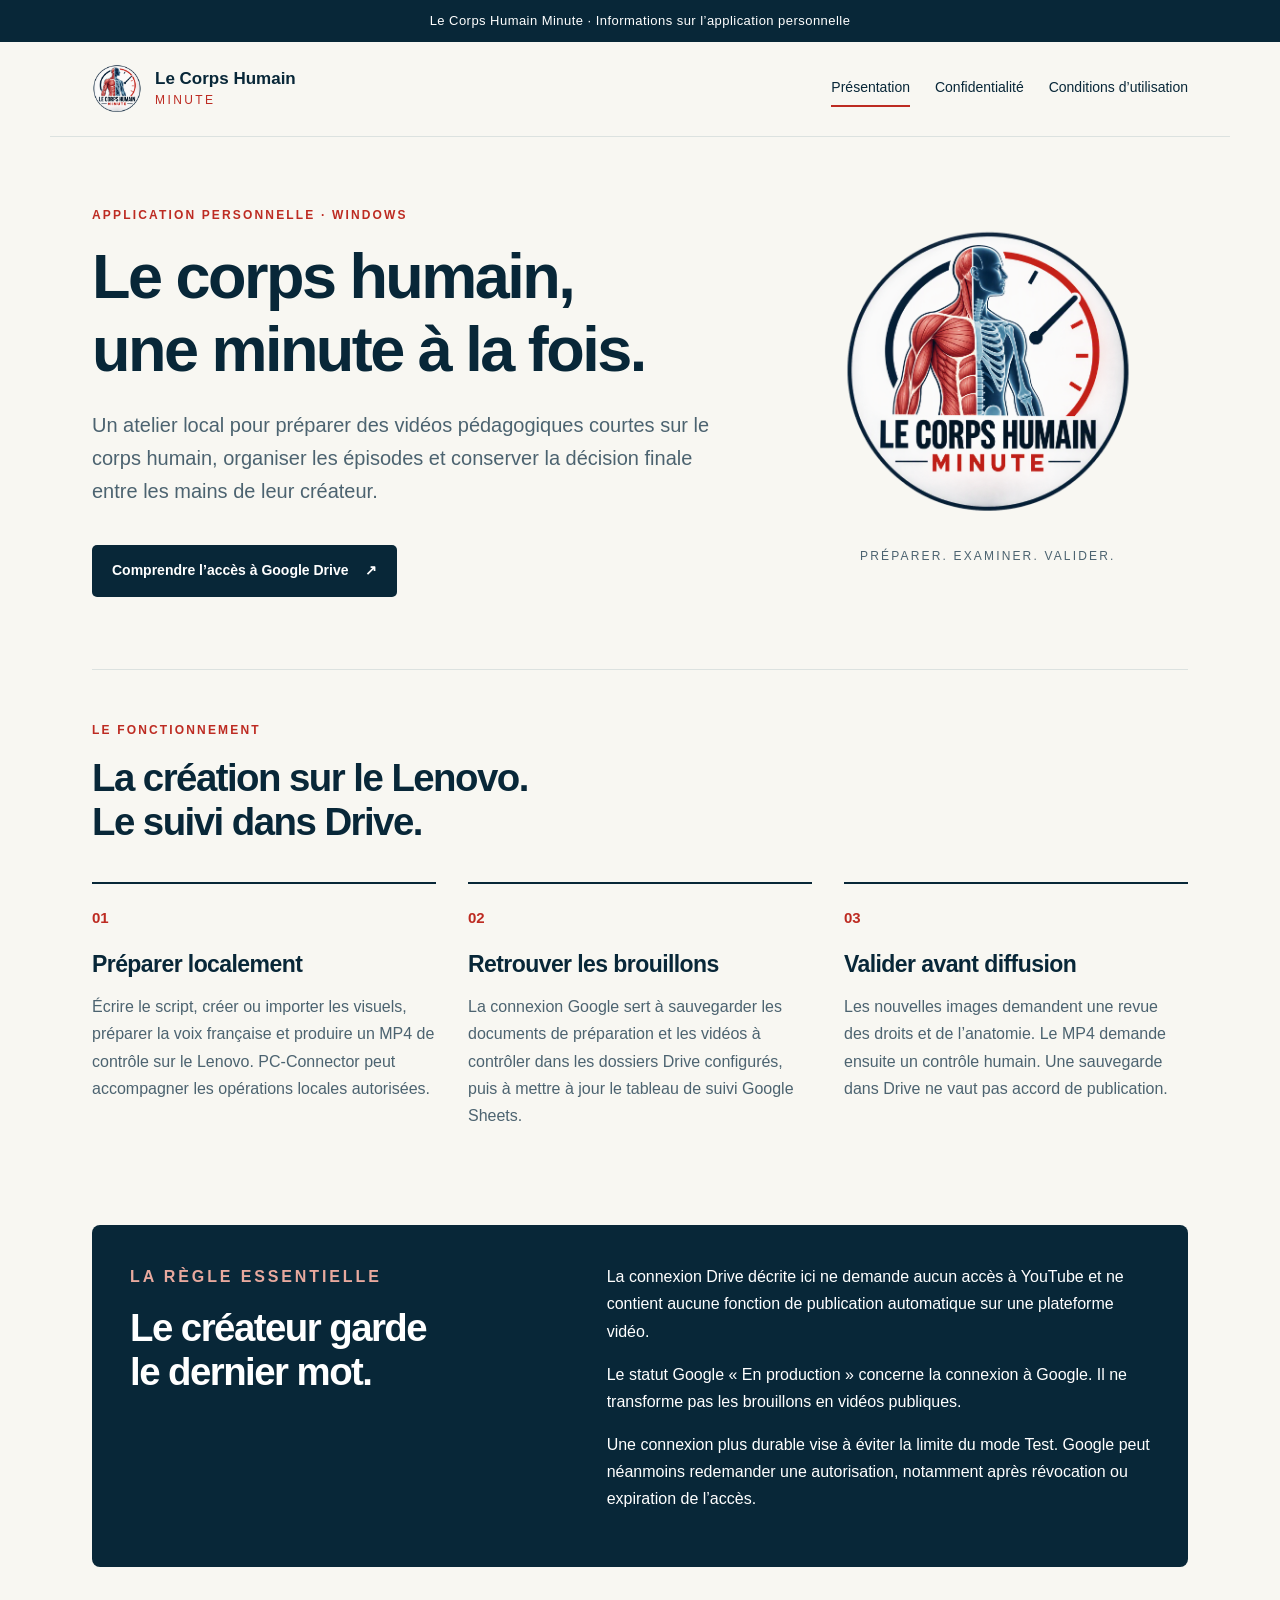
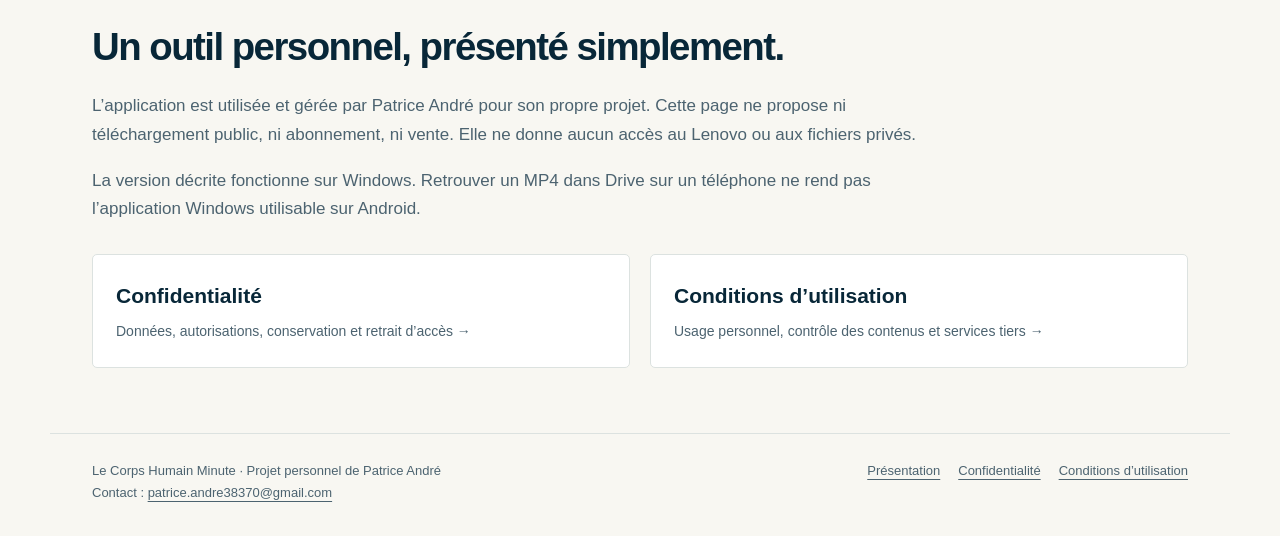
<file: index.html>
<!doctype html><html lang="fr"><head><meta charset="utf-8"><meta name="viewport" content="width=device-width,initial-scale=1"><meta name="robots" content="noindex,nofollow"><meta name="description" content="Présentation de l’application personnelle Le Corps Humain Minute."><title>Présentation — Le Corps Humain Minute</title><link rel="stylesheet" href="assets/style.css"><link rel="canonical" href="https://patoche38370.github.io/"></head><body><a class="skip" href="#contenu">Aller au contenu</a><div class="draft">Le Corps Humain Minute · Informations sur l’application personnelle</div><header class="site-header"><a class="brand" href="index.html"><img src="assets/logo.png" alt="" width="50" height="50"><span><b>Le Corps Humain</b><small>Minute</small></span></a><nav class="main-nav" aria-label="Navigation principale"><a href="index.html" aria-current="page">Présentation</a><a href="confidentialite.html">Confidentialité</a><a href="conditions.html">Conditions d’utilisation</a></nav></header><main id="contenu">
<section class="hero"><div><p class="eyebrow">Application personnelle · Windows</p>
<h1>Le corps humain,<br>une minute à la fois.</h1>
<p class="lead">Un atelier local pour préparer des vidéos pédagogiques courtes sur le corps humain, organiser les épisodes et conserver la décision finale entre les mains de leur créateur.</p>
<a class="button" href="confidentialite.html">Comprendre l’accès à Google Drive <span aria-hidden="true">↗</span></a>
</div><div class="hero-mark"><img src="assets/logo.png" alt="Logo Le Corps Humain Minute : silhouette anatomique et horloge" width="300" height="300"><p>Préparer. Examiner. Valider.</p></div></section>
<section class="intro"><p class="eyebrow">Le fonctionnement</p><h2>La création sur le Lenovo.<br>Le suivi dans Drive.</h2>
<div class="steps"><article><span class="number">01</span><h3>Préparer localement</h3><p>Écrire le script, créer ou importer les visuels, préparer la voix française et produire un MP4 de contrôle sur le Lenovo. PC-Connector peut accompagner les opérations locales autorisées.</p></article>
<article><span class="number">02</span><h3>Retrouver les brouillons</h3><p>La connexion Google sert à sauvegarder les documents de préparation et les vidéos à contrôler dans les dossiers Drive configurés, puis à mettre à jour le tableau de suivi Google Sheets.</p></article>
<article><span class="number">03</span><h3>Valider avant diffusion</h3><p>Les nouvelles images demandent une revue des droits et de l’anatomie. Le MP4 demande ensuite un contrôle humain. Une sauvegarde dans Drive ne vaut pas accord de publication.</p></article></div></section>
<section class="assurance"><div><p class="eyebrow">La règle essentielle</p><h2>Le créateur garde<br>le dernier mot.</h2></div><div><p>La connexion Drive décrite ici ne demande aucun accès à YouTube et ne contient aucune fonction de publication automatique sur une plateforme vidéo.</p><p>Le statut Google « En production » concerne la connexion à Google. Il ne transforme pas les brouillons en vidéos publiques.</p><p>Une connexion plus durable vise à éviter la limite du mode Test. Google peut néanmoins redemander une autorisation, notamment après révocation ou expiration de l’accès.</p></div></section>
<section class="practical"><h2>Un outil personnel, présenté simplement.</h2><p>L’application est utilisée et gérée par Patrice André pour son propre projet. Cette page ne propose ni téléchargement public, ni abonnement, ni vente. Elle ne donne aucun accès au Lenovo ou aux fichiers privés.</p><p>La version décrite fonctionne sur Windows. Retrouver un MP4 dans Drive sur un téléphone ne rend pas l’application Windows utilisable sur Android.</p><div class="page-links"><a href="confidentialite.html"><strong>Confidentialité</strong><span>Données, autorisations, conservation et retrait d’accès →</span></a><a href="conditions.html"><strong>Conditions d’utilisation</strong><span>Usage personnel, contrôle des contenus et services tiers →</span></a></div></section>
</main><footer><div><p>Le Corps Humain Minute · Projet personnel de Patrice André</p><p>Contact : <a href="mailto:patrice.andre38370@gmail.com">patrice.andre38370@gmail.com</a></p></div><nav aria-label="Liens de bas de page"><a href="index.html" aria-current="page">Présentation</a><a href="confidentialite.html">Confidentialité</a><a href="conditions.html">Conditions d’utilisation</a></nav></footer></body></html>
</file>
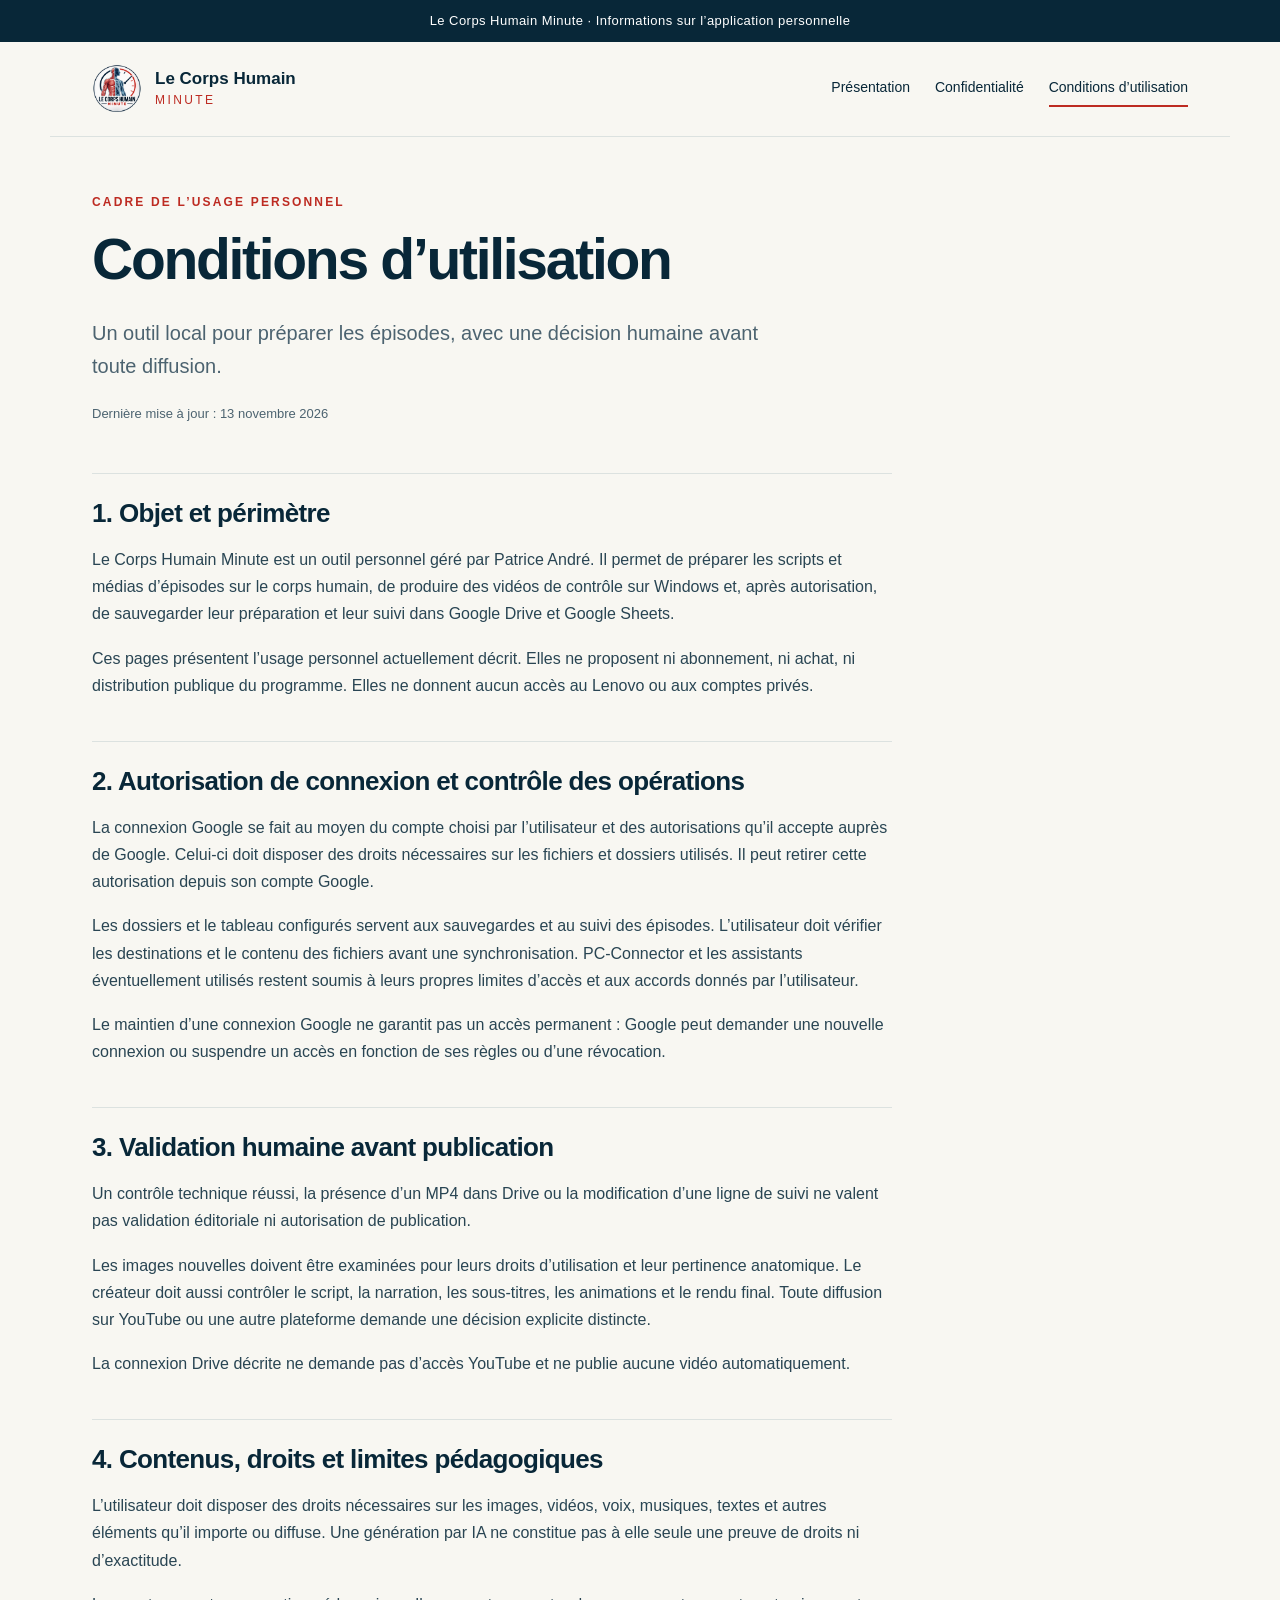
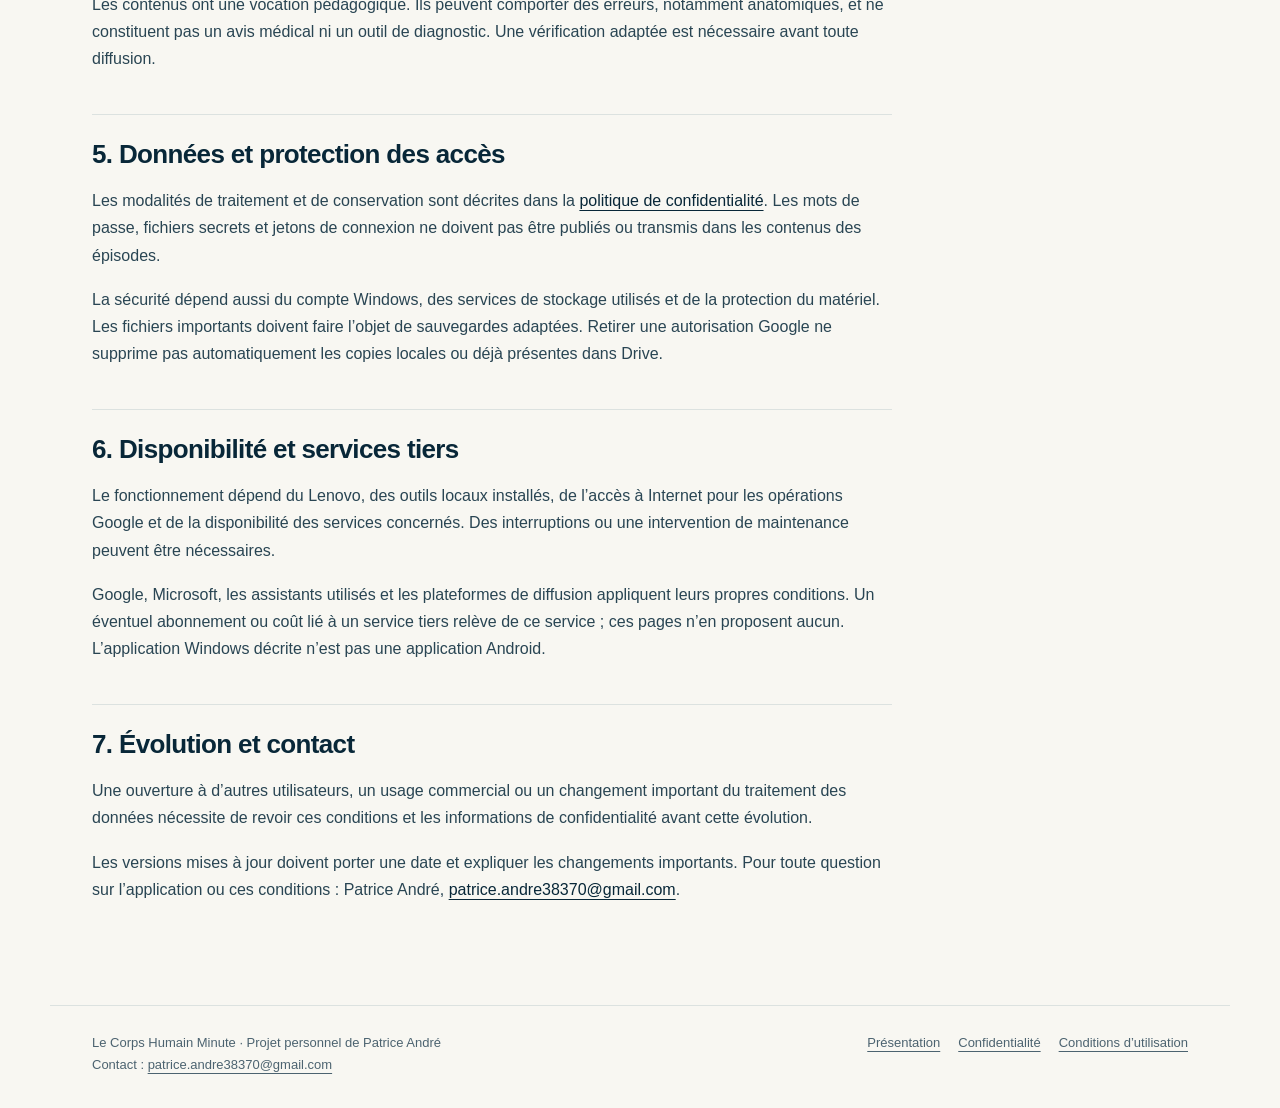
<file: conditions.html>
<!doctype html><html lang="fr"><head><meta charset="utf-8"><meta name="viewport" content="width=device-width,initial-scale=1"><meta name="robots" content="noindex,nofollow"><meta name="description" content="Conditions d’utilisation de l’application personnelle Le Corps Humain Minute."><title>Conditions d’utilisation — Le Corps Humain Minute</title><link rel="stylesheet" href="assets/style.css"><link rel="canonical" href="https://patoche38370.github.io/conditions.html"></head><body><a class="skip" href="#contenu">Aller au contenu</a><div class="draft">Le Corps Humain Minute · Informations sur l’application personnelle</div><header class="site-header"><a class="brand" href="index.html"><img src="assets/logo.png" alt="" width="50" height="50"><span><b>Le Corps Humain</b><small>Minute</small></span></a><nav class="main-nav" aria-label="Navigation principale"><a href="index.html">Présentation</a><a href="confidentialite.html">Confidentialité</a><a href="conditions.html" aria-current="page">Conditions d’utilisation</a></nav></header><main id="contenu">
<header class="document-heading"><p class="eyebrow">Cadre de l’usage personnel</p><h1>Conditions d’utilisation</h1><p class="lead">Un outil local pour préparer les épisodes, avec une décision humaine avant toute diffusion.</p><p class="revision">Dernière mise à jour : 13 novembre 2026</p></header>
<article class="prose terms">
<section><h2>1. Objet et périmètre</h2><p>Le Corps Humain Minute est un outil personnel géré par Patrice André. Il permet de préparer les scripts et médias d’épisodes sur le corps humain, de produire des vidéos de contrôle sur Windows et, après autorisation, de sauvegarder leur préparation et leur suivi dans Google Drive et Google Sheets.</p><p>Ces pages présentent l’usage personnel actuellement décrit. Elles ne proposent ni abonnement, ni achat, ni distribution publique du programme. Elles ne donnent aucun accès au Lenovo ou aux comptes privés.</p></section>
<section><h2>2. Autorisation de connexion et contrôle des opérations</h2><p>La connexion Google se fait au moyen du compte choisi par l’utilisateur et des autorisations qu’il accepte auprès de Google. Celui-ci doit disposer des droits nécessaires sur les fichiers et dossiers utilisés. Il peut retirer cette autorisation depuis son compte Google.</p><p>Les dossiers et le tableau configurés servent aux sauvegardes et au suivi des épisodes. L’utilisateur doit vérifier les destinations et le contenu des fichiers avant une synchronisation. PC-Connector et les assistants éventuellement utilisés restent soumis à leurs propres limites d’accès et aux accords donnés par l’utilisateur.</p><p>Le maintien d’une connexion Google ne garantit pas un accès permanent : Google peut demander une nouvelle connexion ou suspendre un accès en fonction de ses règles ou d’une révocation.</p></section>
<section><h2>3. Validation humaine avant publication</h2><p>Un contrôle technique réussi, la présence d’un MP4 dans Drive ou la modification d’une ligne de suivi ne valent pas validation éditoriale ni autorisation de publication.</p><p>Les images nouvelles doivent être examinées pour leurs droits d’utilisation et leur pertinence anatomique. Le créateur doit aussi contrôler le script, la narration, les sous-titres, les animations et le rendu final. Toute diffusion sur YouTube ou une autre plateforme demande une décision explicite distincte.</p><p>La connexion Drive décrite ne demande pas d’accès YouTube et ne publie aucune vidéo automatiquement.</p></section>
<section><h2>4. Contenus, droits et limites pédagogiques</h2><p>L’utilisateur doit disposer des droits nécessaires sur les images, vidéos, voix, musiques, textes et autres éléments qu’il importe ou diffuse. Une génération par IA ne constitue pas à elle seule une preuve de droits ni d’exactitude.</p><p>Les contenus ont une vocation pédagogique. Ils peuvent comporter des erreurs, notamment anatomiques, et ne constituent pas un avis médical ni un outil de diagnostic. Une vérification adaptée est nécessaire avant toute diffusion.</p></section>
<section><h2>5. Données et protection des accès</h2><p>Les modalités de traitement et de conservation sont décrites dans la <a href="confidentialite.html">politique de confidentialité</a>. Les mots de passe, fichiers secrets et jetons de connexion ne doivent pas être publiés ou transmis dans les contenus des épisodes.</p><p>La sécurité dépend aussi du compte Windows, des services de stockage utilisés et de la protection du matériel. Les fichiers importants doivent faire l’objet de sauvegardes adaptées. Retirer une autorisation Google ne supprime pas automatiquement les copies locales ou déjà présentes dans Drive.</p></section>
<section><h2>6. Disponibilité et services tiers</h2><p>Le fonctionnement dépend du Lenovo, des outils locaux installés, de l’accès à Internet pour les opérations Google et de la disponibilité des services concernés. Des interruptions ou une intervention de maintenance peuvent être nécessaires.</p><p>Google, Microsoft, les assistants utilisés et les plateformes de diffusion appliquent leurs propres conditions. Un éventuel abonnement ou coût lié à un service tiers relève de ce service ; ces pages n’en proposent aucun. L’application Windows décrite n’est pas une application Android.</p></section>
<section><h2>7. Évolution et contact</h2><p>Une ouverture à d’autres utilisateurs, un usage commercial ou un changement important du traitement des données nécessite de revoir ces conditions et les informations de confidentialité avant cette évolution.</p><p>Les versions mises à jour doivent porter une date et expliquer les changements importants. Pour toute question sur l’application ou ces conditions : Patrice André, <a href="mailto:patrice.andre38370@gmail.com">patrice.andre38370@gmail.com</a>.</p></section>
</article>
</main><footer><div><p>Le Corps Humain Minute · Projet personnel de Patrice André</p><p>Contact : <a href="mailto:patrice.andre38370@gmail.com">patrice.andre38370@gmail.com</a></p></div><nav aria-label="Liens de bas de page"><a href="index.html">Présentation</a><a href="confidentialite.html">Confidentialité</a><a href="conditions.html" aria-current="page">Conditions d’utilisation</a></nav></footer></body></html>
</file>
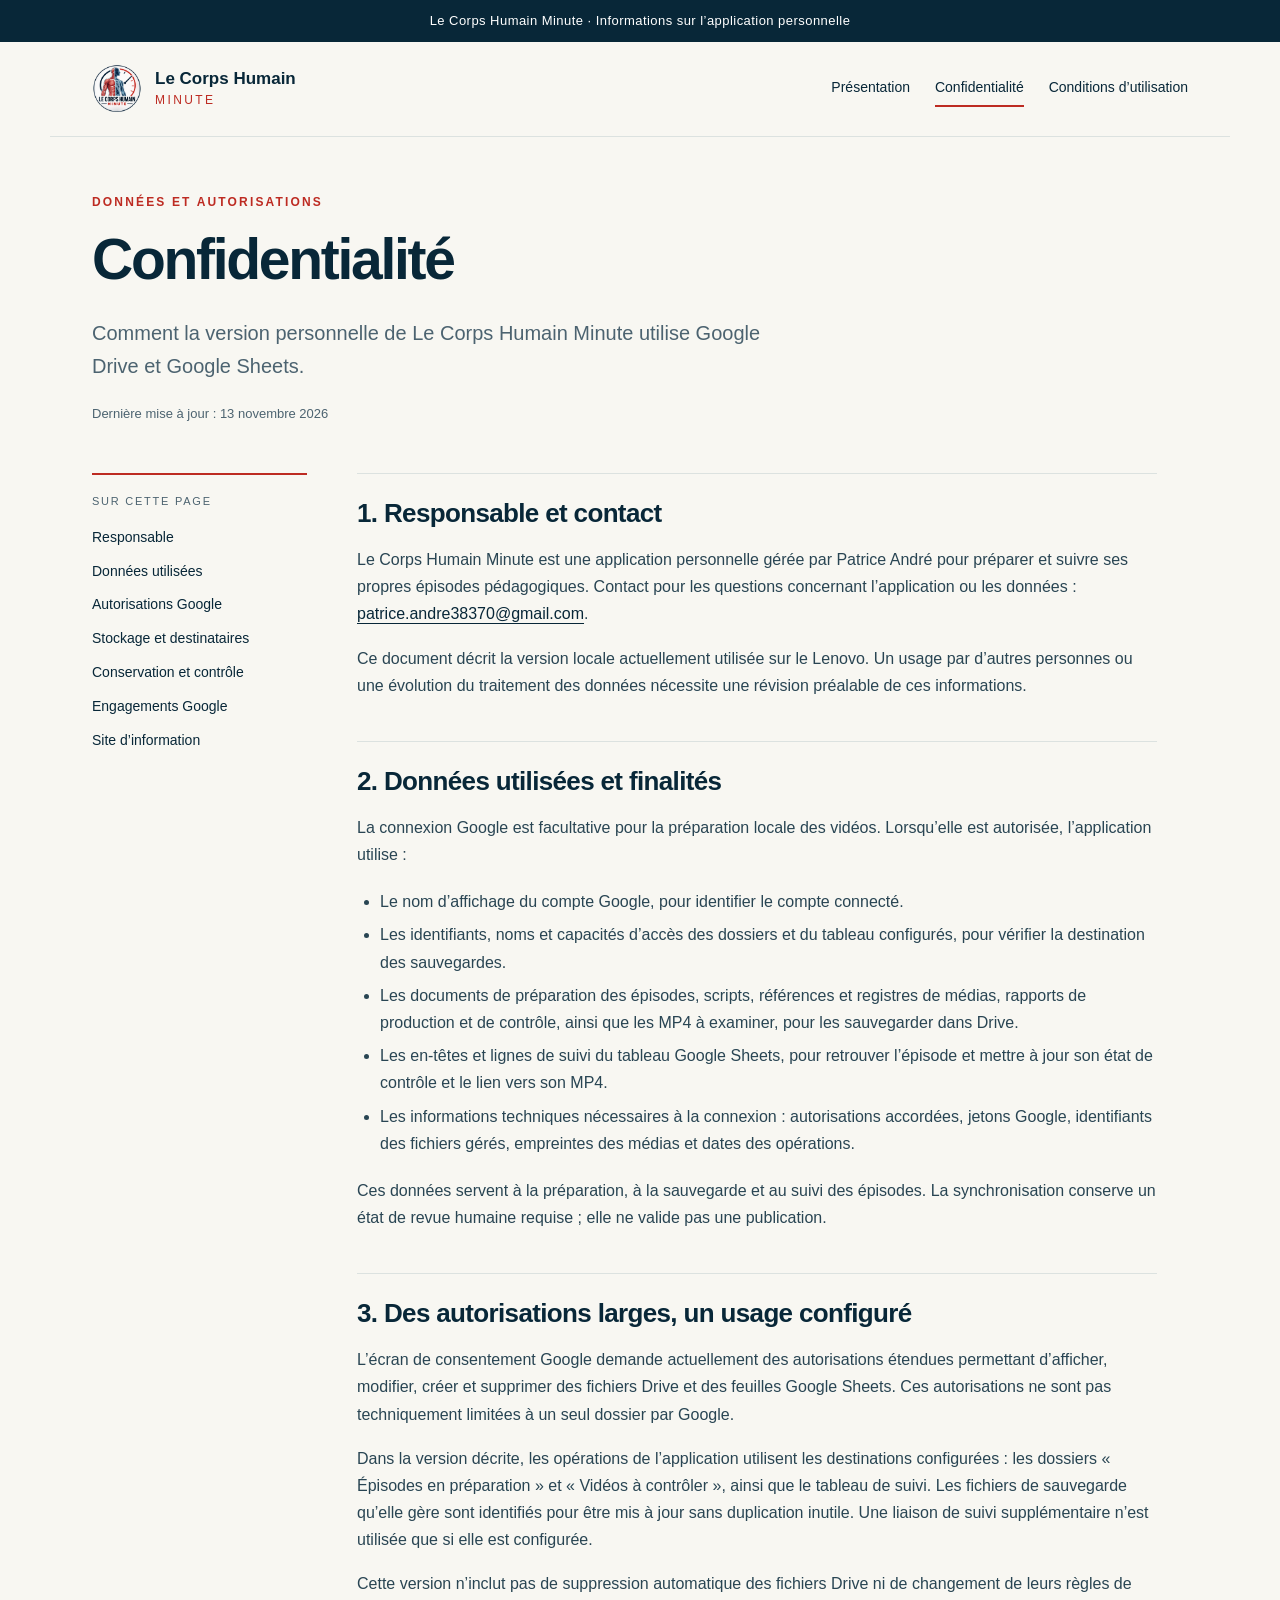
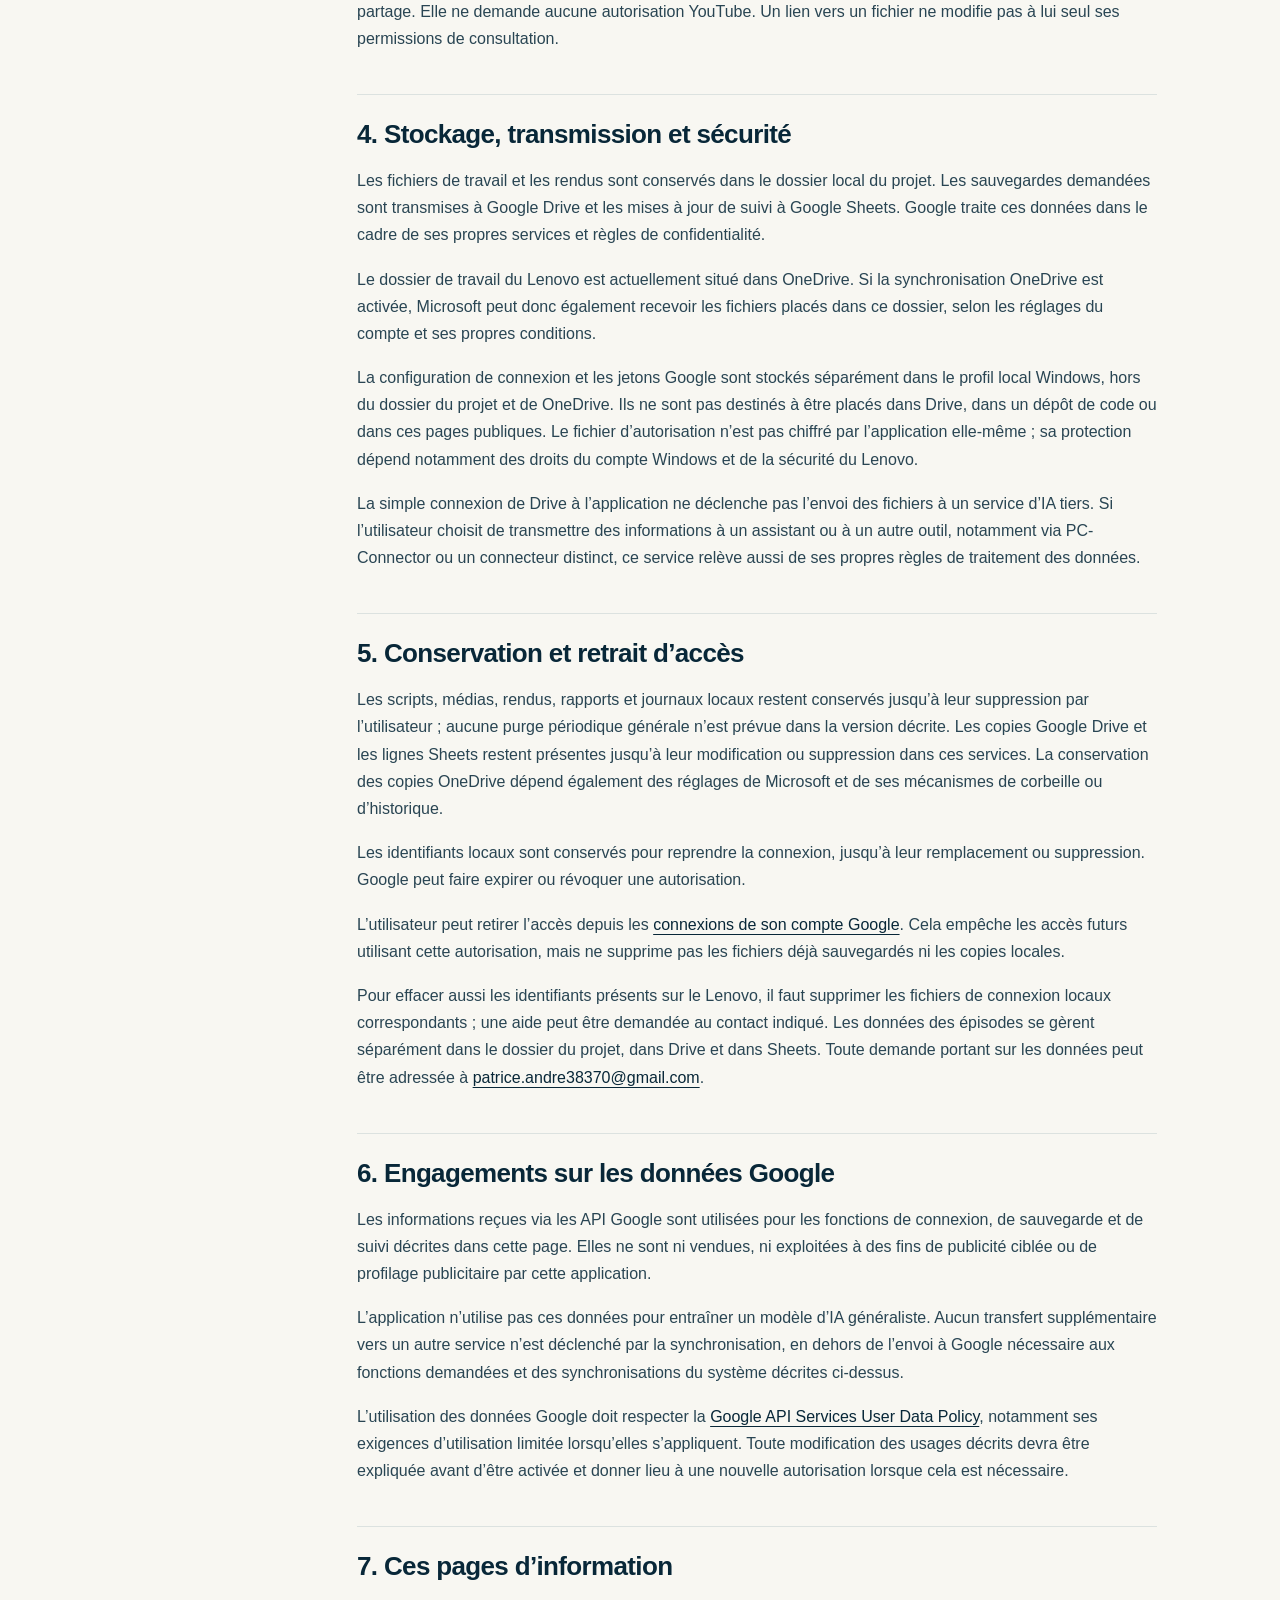
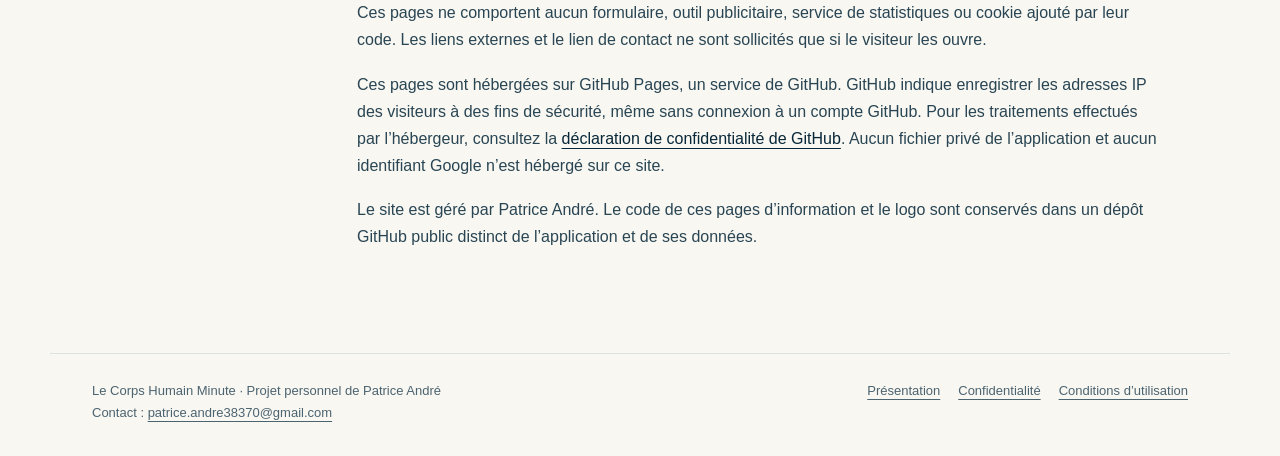
<file: confidentialite.html>
<!doctype html><html lang="fr"><head><meta charset="utf-8"><meta name="viewport" content="width=device-width,initial-scale=1"><meta name="robots" content="noindex,nofollow"><meta name="description" content="Confidentialité de l’application personnelle Le Corps Humain Minute."><title>Confidentialité — Le Corps Humain Minute</title><link rel="stylesheet" href="assets/style.css"><link rel="canonical" href="https://patoche38370.github.io/confidentialite.html"></head><body><a class="skip" href="#contenu">Aller au contenu</a><div class="draft">Le Corps Humain Minute · Informations sur l’application personnelle</div><header class="site-header"><a class="brand" href="index.html"><img src="assets/logo.png" alt="" width="50" height="50"><span><b>Le Corps Humain</b><small>Minute</small></span></a><nav class="main-nav" aria-label="Navigation principale"><a href="index.html">Présentation</a><a href="confidentialite.html" aria-current="page">Confidentialité</a><a href="conditions.html">Conditions d’utilisation</a></nav></header><main id="contenu">
<header class="document-heading"><p class="eyebrow">Données et autorisations</p><h1>Confidentialité</h1><p class="lead">Comment la version personnelle de Le Corps Humain Minute utilise Google Drive et Google Sheets.</p><p class="revision">Dernière mise à jour : 13 novembre 2026</p></header>
<div class="document-layout"><nav class="contents" aria-label="Sommaire de confidentialité"><span>Sur cette page</span><a href="#responsable">Responsable</a><a href="#donnees">Données utilisées</a><a href="#acces">Autorisations Google</a><a href="#stockage">Stockage et destinataires</a><a href="#conservation">Conservation et contrôle</a><a href="#google">Engagements Google</a><a href="#site">Site d’information</a></nav><article class="prose">
<section id="responsable"><h2>1. Responsable et contact</h2><p>Le Corps Humain Minute est une application personnelle gérée par Patrice André pour préparer et suivre ses propres épisodes pédagogiques. Contact pour les questions concernant l’application ou les données : <a href="mailto:patrice.andre38370@gmail.com">patrice.andre38370@gmail.com</a>.</p><p>Ce document décrit la version locale actuellement utilisée sur le Lenovo. Un usage par d’autres personnes ou une évolution du traitement des données nécessite une révision préalable de ces informations.</p></section>
<section id="donnees"><h2>2. Données utilisées et finalités</h2><p>La connexion Google est facultative pour la préparation locale des vidéos. Lorsqu’elle est autorisée, l’application utilise :</p><ul><li>Le nom d’affichage du compte Google, pour identifier le compte connecté.</li><li>Les identifiants, noms et capacités d’accès des dossiers et du tableau configurés, pour vérifier la destination des sauvegardes.</li><li>Les documents de préparation des épisodes, scripts, références et registres de médias, rapports de production et de contrôle, ainsi que les MP4 à examiner, pour les sauvegarder dans Drive.</li><li>Les en-têtes et lignes de suivi du tableau Google Sheets, pour retrouver l’épisode et mettre à jour son état de contrôle et le lien vers son MP4.</li><li>Les informations techniques nécessaires à la connexion : autorisations accordées, jetons Google, identifiants des fichiers gérés, empreintes des médias et dates des opérations.</li></ul><p>Ces données servent à la préparation, à la sauvegarde et au suivi des épisodes. La synchronisation conserve un état de revue humaine requise ; elle ne valide pas une publication.</p></section>
<section id="acces"><h2>3. Des autorisations larges, un usage configuré</h2><p>L’écran de consentement Google demande actuellement des autorisations étendues permettant d’afficher, modifier, créer et supprimer des fichiers Drive et des feuilles Google Sheets. Ces autorisations ne sont pas techniquement limitées à un seul dossier par Google.</p><p>Dans la version décrite, les opérations de l’application utilisent les destinations configurées : les dossiers « Épisodes en préparation » et « Vidéos à contrôler », ainsi que le tableau de suivi. Les fichiers de sauvegarde qu’elle gère sont identifiés pour être mis à jour sans duplication inutile. Une liaison de suivi supplémentaire n’est utilisée que si elle est configurée.</p><p>Cette version n’inclut pas de suppression automatique des fichiers Drive ni de changement de leurs règles de partage. Elle ne demande aucune autorisation YouTube. Un lien vers un fichier ne modifie pas à lui seul ses permissions de consultation.</p></section>
<section id="stockage"><h2>4. Stockage, transmission et sécurité</h2><p>Les fichiers de travail et les rendus sont conservés dans le dossier local du projet. Les sauvegardes demandées sont transmises à Google Drive et les mises à jour de suivi à Google Sheets. Google traite ces données dans le cadre de ses propres services et règles de confidentialité.</p><p>Le dossier de travail du Lenovo est actuellement situé dans OneDrive. Si la synchronisation OneDrive est activée, Microsoft peut donc également recevoir les fichiers placés dans ce dossier, selon les réglages du compte et ses propres conditions.</p><p>La configuration de connexion et les jetons Google sont stockés séparément dans le profil local Windows, hors du dossier du projet et de OneDrive. Ils ne sont pas destinés à être placés dans Drive, dans un dépôt de code ou dans ces pages publiques. Le fichier d’autorisation n’est pas chiffré par l’application elle-même ; sa protection dépend notamment des droits du compte Windows et de la sécurité du Lenovo.</p><p>La simple connexion de Drive à l’application ne déclenche pas l’envoi des fichiers à un service d’IA tiers. Si l’utilisateur choisit de transmettre des informations à un assistant ou à un autre outil, notamment via PC-Connector ou un connecteur distinct, ce service relève aussi de ses propres règles de traitement des données.</p></section>
<section id="conservation"><h2>5. Conservation et retrait d’accès</h2><p>Les scripts, médias, rendus, rapports et journaux locaux restent conservés jusqu’à leur suppression par l’utilisateur ; aucune purge périodique générale n’est prévue dans la version décrite. Les copies Google Drive et les lignes Sheets restent présentes jusqu’à leur modification ou suppression dans ces services. La conservation des copies OneDrive dépend également des réglages de Microsoft et de ses mécanismes de corbeille ou d’historique.</p><p>Les identifiants locaux sont conservés pour reprendre la connexion, jusqu’à leur remplacement ou suppression. Google peut faire expirer ou révoquer une autorisation.</p><p>L’utilisateur peut retirer l’accès depuis les <a href="https://myaccount.google.com/connections" rel="noreferrer">connexions de son compte Google</a>. Cela empêche les accès futurs utilisant cette autorisation, mais ne supprime pas les fichiers déjà sauvegardés ni les copies locales.</p><p>Pour effacer aussi les identifiants présents sur le Lenovo, il faut supprimer les fichiers de connexion locaux correspondants ; une aide peut être demandée au contact indiqué. Les données des épisodes se gèrent séparément dans le dossier du projet, dans Drive et dans Sheets. Toute demande portant sur les données peut être adressée à <a href="mailto:patrice.andre38370@gmail.com">patrice.andre38370@gmail.com</a>.</p></section>
<section id="google"><h2>6. Engagements sur les données Google</h2><p>Les informations reçues via les API Google sont utilisées pour les fonctions de connexion, de sauvegarde et de suivi décrites dans cette page. Elles ne sont ni vendues, ni exploitées à des fins de publicité ciblée ou de profilage publicitaire par cette application.</p><p>L’application n’utilise pas ces données pour entraîner un modèle d’IA généraliste. Aucun transfert supplémentaire vers un autre service n’est déclenché par la synchronisation, en dehors de l’envoi à Google nécessaire aux fonctions demandées et des synchronisations du système décrites ci-dessus.</p><p>L’utilisation des données Google doit respecter la <a href="https://developers.google.com/terms/api-services-user-data-policy" rel="noreferrer">Google API Services User Data Policy</a>, notamment ses exigences d’utilisation limitée lorsqu’elles s’appliquent. Toute modification des usages décrits devra être expliquée avant d’être activée et donner lieu à une nouvelle autorisation lorsque cela est nécessaire.</p></section>
<section id="site"><h2>7. Ces pages d’information</h2><p>Ces pages ne comportent aucun formulaire, outil publicitaire, service de statistiques ou cookie ajouté par leur code. Les liens externes et le lien de contact ne sont sollicités que si le visiteur les ouvre.</p><p>Ces pages sont hébergées sur GitHub Pages, un service de GitHub. GitHub indique enregistrer les adresses IP des visiteurs à des fins de sécurité, même sans connexion à un compte GitHub. Pour les traitements effectués par l’hébergeur, consultez la <a href="https://docs.github.com/en/site-policy/privacy-policies/github-general-privacy-statement" rel="noreferrer">déclaration de confidentialité de GitHub</a>. Aucun fichier privé de l’application et aucun identifiant Google n’est hébergé sur ce site.</p><p>Le site est géré par Patrice André. Le code de ces pages d’information et le logo sont conservés dans un dépôt GitHub public distinct de l’application et de ses données.</p></section>
</article></div>
</main><footer><div><p>Le Corps Humain Minute · Projet personnel de Patrice André</p><p>Contact : <a href="mailto:patrice.andre38370@gmail.com">patrice.andre38370@gmail.com</a></p></div><nav aria-label="Liens de bas de page"><a href="index.html">Présentation</a><a href="confidentialite.html" aria-current="page">Confidentialité</a><a href="conditions.html">Conditions d’utilisation</a></nav></footer></body></html>
</file>
<file: assets/style.css>
:root{--ink:#082738;--muted:#4c6370;--paper:#f8f7f2;--white:#fff;--red:#bd2b22;--line:#dce2e0;--sand:#f1eadb}*{box-sizing:border-box}html{scroll-behavior:smooth;scroll-padding-top:30px}body{margin:0;background:var(--paper);color:var(--ink);font-family:Segoe UI,Arial,sans-serif;font-size:17px;line-height:1.7}a{color:var(--ink);text-underline-offset:4px}a:hover{color:var(--red)}a:focus-visible,summary:focus-visible{outline:3px solid var(--red);outline-offset:5px}.draft{padding:10px 24px;background:var(--ink);color:white;text-align:center;font-size:13px;letter-spacing:.035em}.draft strong{color:#ffd8bd;font-weight:600}.site-header,main,footer{max-width:1180px;margin:auto;padding-left:42px;padding-right:42px}.site-header{display:flex;align-items:center;justify-content:space-between;gap:24px;padding-top:22px;padding-bottom:22px;border-bottom:1px solid var(--line)}.brand{display:flex;align-items:center;gap:13px;text-decoration:none;line-height:1.2;min-width:235px}.brand img{width:50px;height:50px;border-radius:50%}.brand b{display:block;font-size:17px}.brand small{font-size:12px;text-transform:uppercase;letter-spacing:.2em;color:var(--red)}.main-nav{display:flex;gap:25px;flex-wrap:wrap;font-size:14px}.main-nav a{text-decoration:none;padding:5px 0}.main-nav a[aria-current=page]{border-bottom:2px solid var(--red)}.eyebrow{text-transform:uppercase;letter-spacing:.18em;font-size:12px;font-weight:700;color:var(--red);margin:0 0 15px}.hero{padding:68px 0 72px;display:grid;grid-template-columns:1.6fr 1fr;gap:55px;align-items:center}h1,h2,h3{line-height:1.15;font-weight:650;letter-spacing:-.04em}h1{font-size:clamp(39px,5vw,63px);margin:0 0 24px}h2{font-size:clamp(29px,3vw,39px);margin:0 0 23px}h3{font-size:23px;margin:18px 0 15px;letter-spacing:-.025em}.lead{font-size:20px;color:var(--muted);line-height:1.65;max-width:670px}.button{display:inline-flex;gap:16px;align-items:center;margin-top:17px;background:var(--ink);color:white;padding:14px 20px;border-radius:5px;text-decoration:none;font-size:14px;font-weight:600}.button:hover{color:white;background:var(--red)}.hero-mark{text-align:center}.hero-mark img{max-width:100%;height:auto;border-radius:50%}.hero-mark p{font-size:12px;text-transform:uppercase;letter-spacing:.18em;color:var(--muted)}.intro{padding:50px 0;border-top:1px solid var(--line)}.steps{display:grid;grid-template-columns:repeat(3,1fr);gap:32px;margin-top:38px}.steps article{border-top:2px solid var(--ink);padding-top:20px}.number{font-size:15px;font-weight:650;color:var(--red)}.steps p{font-size:16px;color:var(--muted)}.assurance{margin:30px 0 58px;padding:38px;background:var(--ink);color:white;border-radius:8px;display:grid;grid-template-columns:1fr 1.25fr;gap:42px}.assurance .eyebrow{color:#e8a99e}.assurance p{font-size:16px;margin:0 0 16px}.practical{padding:0 0 65px}.practical>p{max-width:840px;color:var(--muted)}.page-links{display:grid;grid-template-columns:1fr 1fr;gap:20px;margin-top:30px}.page-links a{display:block;text-decoration:none;border:1px solid var(--line);padding:23px;background:white;border-radius:5px}.page-links strong{display:block;font-size:21px}.page-links span{display:block;font-size:14px;color:var(--muted);margin-top:6px}.document-heading{padding:55px 0 35px;max-width:850px}.document-heading h1{font-size:clamp(38px,5vw,57px)}.revision{font-size:13px;color:var(--muted);margin-top:20px}.document-layout{display:grid;grid-template-columns:215px minmax(0,1fr);gap:50px;align-items:start;padding-bottom:60px}.contents{position:sticky;top:24px;display:flex;flex-direction:column;gap:10px;font-size:14px;border-top:2px solid var(--red);padding-top:17px}.contents span{text-transform:uppercase;font-size:11px;letter-spacing:.16em;margin-bottom:5px;color:var(--muted)}.contents a{text-decoration:none}.prose{max-width:800px}.prose section{padding:25px 0;border-top:1px solid var(--line)}.prose h2{font-size:26px;letter-spacing:-.025em;margin-bottom:17px}.prose p,.prose li{font-size:16px;color:#294553}.prose p{margin:0 0 17px}.prose li{padding:3px 0}.prose ul{padding-left:23px}.terms{margin-left:0;padding-bottom:60px}.review-note{border-left:3px solid var(--red);background:var(--sand);padding:18px 22px;margin:0 0 40px;font-size:14px}.review-note p{margin:5px 0}.review-note strong{display:block}footer{border-top:1px solid var(--line);padding-top:26px;padding-bottom:32px;display:flex;justify-content:space-between;gap:28px;font-size:13px;color:var(--muted)}footer nav{display:flex;gap:18px;flex-wrap:wrap}footer p{margin:0}footer a{color:var(--muted)}.skip{position:absolute;left:-9999px}.skip:focus{position:fixed;left:12px;top:12px;z-index:100;background:white;padding:12px}@media(max-width:760px){body{font-size:16px}.site-header,main,footer{padding-left:22px;padding-right:22px}.site-header{align-items:flex-start;flex-direction:column;gap:18px}.main-nav{gap:19px;font-size:13px}.hero{grid-template-columns:1fr;gap:30px;padding:38px 0 40px}.hero-mark{max-width:225px;margin:auto}.hero-mark p{font-size:10px}.lead{font-size:18px}.steps{grid-template-columns:1fr;gap:24px;margin-top:25px}.steps h3{margin-top:11px}.assurance{grid-template-columns:1fr;padding:26px;gap:10px;margin-bottom:38px}.page-links{grid-template-columns:1fr}.document-heading{padding-top:35px}.document-layout{grid-template-columns:1fr;gap:20px}.contents{position:static;display:flex;flex-flow:row wrap;gap:10px 18px}.contents span{width:100%}.prose h2{font-size:24px}.prose p,.prose li{font-size:16px}.review-note{font-size:13px}footer{flex-direction:column;gap:15px}.draft{font-size:11px;padding:9px 15px}}@media print{.draft,.main-nav,.contents,.review-note,.button{display:none}.site-header,main,footer{padding:0;max-width:none}.document-layout{display:block}.hero{padding:20px 0}.hero-mark{max-width:200px}.prose{max-width:none}.prose section{break-inside:avoid}a{color:inherit}.assurance{background:white;color:var(--ink);border:1px solid var(--line)}body{background:white}.hero-mark img{max-width:200px}}

a{overflow-wrap:anywhere}
</file>
